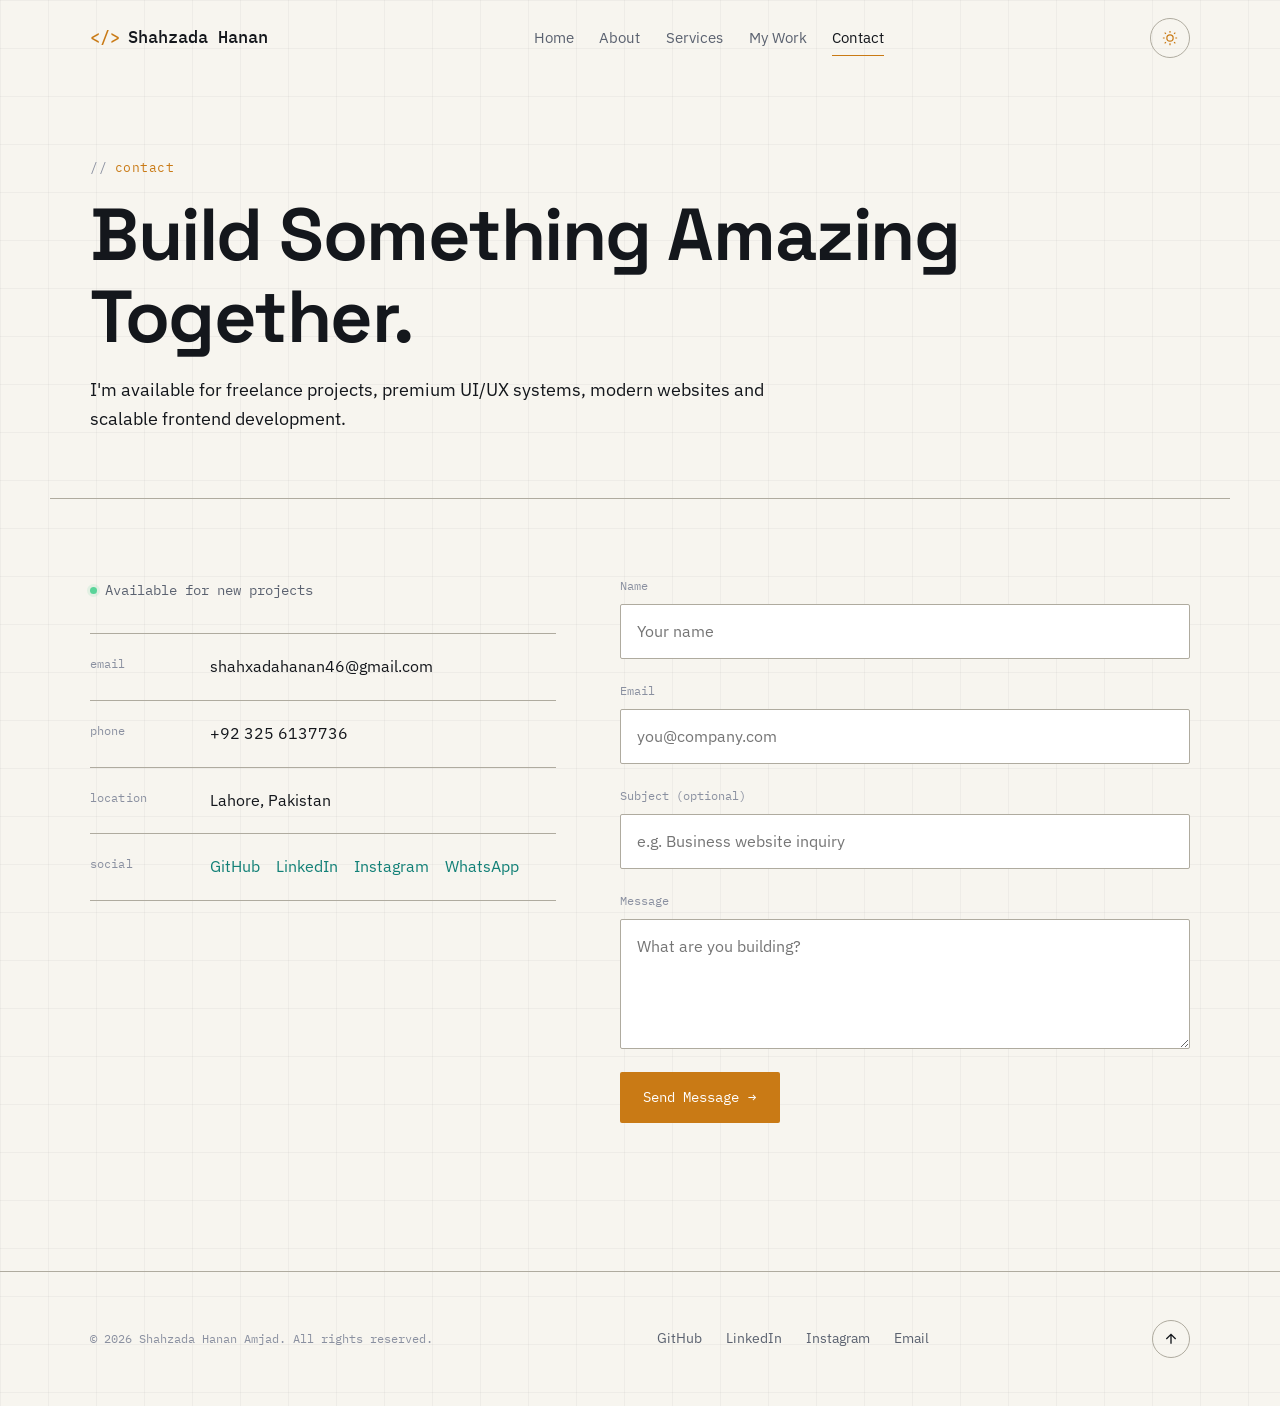
<file: contact.html>
<!DOCTYPE html>
<html lang="en" class="no-js">
<head>
<meta charset="UTF-8" />
<meta name="viewport" content="width=device-width, initial-scale=1.0" />
<title>Contact Shahzada Hanan Amjad | Hire a Web &amp; App Developer in Lahore</title>
<meta name="description" content="Get in touch with Shahzada Hanan Amjad for freelance web development, premium UI/UX systems, app development and Dynamics 365 Business Central projects. Based in Lahore, Pakistan." />
<meta name="keywords" content="hire web developer Lahore, contact Shahzada Hanan, freelance developer Pakistan, UI UX design inquiry" />
<meta name="author" content="Shahzada Hanan Amjad" />
<link rel="canonical" href="https://portfolio-website-7a566.web.app/contact.html" />
<link rel="icon" type="image/svg+xml" href="assets/favicon.svg" />

<meta property="og:type" content="website" />
<meta property="og:title" content="Contact Shahzada Hanan Amjad" />
<meta property="og:description" content="Available for freelance projects, premium UI/UX systems, modern websites and scalable frontend development." />
<meta property="og:url" content="https://portfolio-website-7a566.web.app/contact.html" />
<meta property="og:image" content="https://portfolio-website-7a566.web.app/assets/images/personal_pic.png" />

<meta name="twitter:card" content="summary_large_image" />
<meta name="twitter:title" content="Contact Shahzada Hanan Amjad" />
<meta name="twitter:description" content="Available for freelance projects, premium UI/UX systems, modern websites and scalable frontend development." />
<meta name="twitter:image" content="https://portfolio-website-7a566.web.app/assets/images/personal_pic.png" />

<script type="application/ld+json">
{
  "@context": "https://schema.org",
  "@type": "ContactPage",
  "name": "Contact Shahzada Hanan Amjad",
  "url": "https://portfolio-website-7a566.web.app/contact.html"
}
</script>

<script>
  (function () {
    try {
      var stored = localStorage.getItem("portfolio-theme");
      var theme = stored || (window.matchMedia("(prefers-color-scheme: light)").matches ? "light" : "dark");
      document.documentElement.setAttribute("data-theme", theme);
    } catch (e) {
      document.documentElement.setAttribute("data-theme", "dark");
    }
  })();
</script>

<link rel="preconnect" href="https://fonts.googleapis.com">
<link rel="preconnect" href="https://fonts.gstatic.com" crossorigin>
<link href="https://fonts.googleapis.com/css2?family=Space+Grotesk:wght@500;600;700&family=IBM+Plex+Sans:wght@400;500;600&family=IBM+Plex+Mono:wght@400;500&display=swap" rel="stylesheet">

<link rel="stylesheet" href="css/themes.css">
<link rel="stylesheet" href="css/style.css">
<link rel="stylesheet" href="css/animations.css">
</head>
<body>
<div class="page-veil" aria-hidden="true"></div>
<div id="theme-announce" class="sr-only" aria-live="polite" style="position:absolute;width:1px;height:1px;overflow:hidden;clip:rect(0 0 0 0);"></div>

<header class="site-header">
  <div class="container nav-row">
    <a href="index.html" class="logo"><span class="bracket">&lt;/&gt;</span> Shahzada Hanan</a>
    <nav class="nav-links" id="nav-links">
      <a href="index.html">Home</a>
      <a href="about.html">About</a>
      <a href="services.html">Services</a>
      <a href="work.html">My Work</a>
      <a href="contact.html" aria-current="page">Contact</a>
    </nav>
    <div class="nav-right">
      <button class="theme-toggle" aria-label="Toggle color theme" aria-pressed="false">
        <svg class="icon-sun" viewBox="0 0 24 24" fill="none" stroke="currentColor" stroke-width="1.6"><circle cx="12" cy="12" r="4.2"/><path d="M12 2.5v2.4M12 19.1v2.4M4.9 4.9l1.7 1.7M17.4 17.4l1.7 1.7M2.5 12h2.4M19.1 12h2.4M4.9 19.1l1.7-1.7M17.4 6.6l1.7-1.7"/></svg>
        <svg class="icon-moon" viewBox="0 0 24 24" fill="none" stroke="currentColor" stroke-width="1.6"><path d="M20 14.5A8.5 8.5 0 1 1 9.5 4a6.8 6.8 0 0 0 10.5 10.5Z"/></svg>
      </button>
      <button class="nav-toggle" id="nav-toggle" aria-label="Toggle menu" aria-expanded="false" aria-controls="nav-links">
        <span></span>
      </button>
    </div>
  </div>
</header>

<main>
  <section class="page-header container">
    <p class="eyebrow">contact</p>
    <h1>Build Something Amazing Together.</h1>
    <p class="lead">I'm available for freelance projects, premium UI/UX systems, modern websites and scalable frontend development.</p>
  </section>

  <section class="section container hairline-top" style="padding-top: clamp(3rem,6vw,5rem);">
    <div class="contact-grid">
      <div class="reveal">
        <span class="status-dot" style="margin-bottom:2rem;">Available for new projects</span>

        <div class="contact-info-item" style="border-top:1px solid var(--border);">
          <span class="ci-label mono">email</span>
          <a href="mailto:shahxadahanan46@gmail.com">shahxadahanan46@gmail.com</a>
        </div>
        <div class="contact-info-item">
          <span class="ci-label mono">phone</span>
          <a href="tel:+923256137736">+92 325 6137736</a>
        </div>
        <div class="contact-info-item">
          <span class="ci-label mono">location</span>
          <span>Lahore, Pakistan</span>
        </div>
        <div class="contact-info-item">
          <span class="ci-label mono">social</span>
          <span style="display:flex; gap:1rem; flex-wrap:wrap;">
            <a href="https://github.com/ShahzadaHanan" target="_blank" rel="noopener" style="color:var(--accent-2);">GitHub</a>
            <a href="https://www.linkedin.com/in/shahzada-hanan-amjad-935765284/" target="_blank" rel="noopener" style="color:var(--accent-2);">LinkedIn</a>
            <a href="https://www.instagram.com/shahxada_46" target="_blank" rel="noopener" style="color:var(--accent-2);">Instagram</a>
            <a href="https://wa.me/923256137736?text=Hello%20Shahzada%20Hanan%2C%20I%20want%20to%20contact%20you" target="_blank" rel="noopener" style="color:var(--accent-2);">WhatsApp</a>
          </span>
        </div>
      </div>

      <form class="reveal" data-contact-form novalidate>
        <div class="field">
          <label for="name">Name</label>
          <input type="text" id="name" name="name" required autocomplete="name" placeholder="Your name">
        </div>
        <div class="field">
          <label for="email">Email</label>
          <input type="email" id="email" name="email" required autocomplete="email" placeholder="you@company.com">
        </div>
        <div class="field">
          <label for="subject">Subject (optional)</label>
          <input type="text" id="subject" name="subject" placeholder="e.g. Business website inquiry">
        </div>
        <div class="field">
          <label for="message">Message</label>
          <textarea id="message" name="message" required placeholder="What are you building?"></textarea>
        </div>
        <button type="submit" class="btn btn-primary">Send Message <span class="arrow">→</span></button>
        <p class="form-status" role="status"></p>
      </form>
    </div>
  </section>
</main>

<footer class="site-footer">
  <div class="container footer-row">
    <span class="footer-note">© <span data-year>2026</span> Shahzada Hanan Amjad. All rights reserved.</span>
    <nav class="footer-links">
      <a href="https://github.com/ShahzadaHanan" target="_blank" rel="noopener">GitHub</a>
      <a href="https://www.linkedin.com/in/shahzada-hanan-amjad-935765284/" target="_blank" rel="noopener">LinkedIn</a>
      <a href="https://www.instagram.com/shahxada_46" target="_blank" rel="noopener">Instagram</a>
      <a href="mailto:shahxadahanan46@gmail.com">Email</a>
    </nav>
    <button class="back-to-top" data-scroll-top aria-label="Back to top">
      <svg width="16" height="16" viewBox="0 0 24 24" fill="none" stroke="currentColor" stroke-width="2"><path d="M12 19V5M5 12l7-7 7 7"/></svg>
    </button>
  </div>
</footer>

<script src="js/theme.js"></script>
<script src="js/main.js"></script>
<script src="js/animations.js"></script>
<script src="js/cursor.js"></script>
<script src="js/smooth-scroll.js"></script>
</body>
</html>
</file>
<file: css/themes.css>
/* ==========================================================================
   THEME TOKENS
   Dark is the default "workshop" theme; light is the "blueprint paper" theme.
   Everything downstream reads only these variables — never hard-coded colors.
   ========================================================================== */

:root {
  /* ---- surfaces ---- */
  --bg: #0b0f17;
  --bg-elevated: #0e131d;
  --surface: #121826;
  --surface-2: #1a2130;
  --border: #a0a2a5;
  --border-strong: #2f3a4f;

  /* ---- text ---- */
  --text: #edeff3;
  --text-muted: #8b93a3;
  --text-faint: #565f70;

  /* ---- accents ---- */
  --accent: #f5a623;
  /* amber — primary signal */
  --accent-soft: #f5a62322;
  --accent-2: #4fd1c5;
  /* teal — secondary signal */
  --accent-2-soft: #4fd1c522;
  --accent-contrast: #0b0f17;

  /* ---- feedback ---- */
  --danger: #e5624d;

  /* ---- grid / blueprint texture ---- */
  --grid-line: #ffffff09;
  --grid-line-strong: #f5a62314;

  /* ---- shadow ---- */
  --shadow-sm: 0 1px 2px #00000040;
  --shadow-md: 0 8px 24px -8px #000000a0;
  --shadow-lg: 0 24px 48px -16px #000000b0;

  /* ---- type ---- */
  --font-display: "Space Grotesk", "IBM Plex Sans", sans-serif;
  --font-body: "IBM Plex Sans", -apple-system, sans-serif;
  --font-mono: "IBM Plex Mono", ui-monospace, "SFMono-Regular", monospace;

  /* ---- motion ---- */
  --ease-out: cubic-bezier(0.16, 1, 0.3, 1);
  --ease-in-out: cubic-bezier(0.65, 0, 0.35, 1);
  --dur-fast: 180ms;
  --dur-base: 420ms;
  --dur-slow: 720ms;

  color-scheme: dark;
}

/* Light theme — "blueprint paper": warm paper ground, ink text, same accents
   darkened slightly for AA contrast. */
:root[data-theme="light"] {
  --bg: #f7f5ef;
  --bg-elevated: #ffffff;
  --surface: #ffffff;
  --surface-2: #f0ede2;
  --border: #afab9f;
  --border-strong: #d2cbb8;

  --text: #14171c;
  --text-muted: #5b6270;
  --text-faint: #8a90a0;

  --accent: #c97a15;
  --accent-soft: #c97a1518;
  --accent-2: #128077;
  --accent-2-soft: #12807718;
  --accent-contrast: #ffffff;

  --danger: #c93f2b;

  --grid-line: #00000009;
  --grid-line-strong: #c97a1516;

  --shadow-sm: 0 1px 2px #00000014;
  --shadow-md: 0 8px 24px -8px #00000022;
  --shadow-lg: 0 24px 48px -16px #00000030;

  color-scheme: light;
}

/* Applied briefly on toggle so color transitions feel intentional, not jarring */
.theme-transition,
.theme-transition * {
  transition: background-color var(--dur-base) var(--ease-in-out),
    border-color var(--dur-base) var(--ease-in-out),
    color var(--dur-base) var(--ease-in-out),
    fill var(--dur-base) var(--ease-in-out),
    stroke var(--dur-base) var(--ease-in-out) !important;
}
</file>
<file: css/style.css>
/* ==========================================================================
   RESET
   ========================================================================== */
*,
*::before,
*::after {
  box-sizing: border-box;
}

html {
  scroll-behavior: smooth;
}

body,
h1,
h2,
h3,
h4,
p,
figure,
blockquote,
dl,
dd,
ul,
ol {
  margin: 0;
}

ul[class],
ol[class] {
  list-style: none;
  padding: 0;
}

img,
picture,
svg {
  display: block;
  max-width: 100%;
}

input,
button,
textarea,
select {
  font: inherit;
  color: inherit;
}

button {
  cursor: pointer;
  background: none;
  border: none;
}

a {
  color: inherit;
  text-decoration: none;
}

@media (prefers-reduced-motion: reduce) {
  html {
    scroll-behavior: auto;
  }

  *,
  *::before,
  *::after {
    animation-duration: 0.001ms !important;
    animation-iteration-count: 1 !important;
    transition-duration: 0.001ms !important;
    scroll-behavior: auto !important;
  }
}

/* ==========================================================================
   BASE
   ========================================================================== */
body {
  background: var(--bg);
  color: var(--text);
  font-family: var(--font-body);
  font-size: 16px;
  line-height: 1.6;
  -webkit-font-smoothing: antialiased;
  background-image:
    linear-gradient(var(--grid-line) 1px, transparent 1px),
    linear-gradient(90deg, var(--grid-line) 1px, transparent 1px);
  background-size: 48px 48px;
  overflow-x: hidden;
}

/* Blocks first-paint flash until fonts/layout are ready; removed by main.js */
html.no-js body {
  visibility: hidden;
}

::selection {
  background: var(--accent);
  color: var(--accent-contrast);
}

a:focus-visible,
button:focus-visible,
input:focus-visible,
textarea:focus-visible,
[tabindex]:focus-visible {
  outline: 2px solid var(--accent);
  outline-offset: 3px;
  border-radius: 2px;
}

h1,
h2,
h3,
h4 {
  font-family: var(--font-display);
  font-weight: 600;
  letter-spacing: -0.02em;
  line-height: 1.12;
  color: var(--text);
}

h1 {
  font-size: clamp(2.6rem, 5vw + 1rem, 4.6rem);
  font-weight: 650;
}

h2 {
  font-size: clamp(1.9rem, 2.6vw + 0.8rem, 2.75rem);
}

h3 {
  font-size: clamp(1.25rem, 1.2vw + 0.7rem, 1.5rem);
}

h4 {
  font-size: 1.05rem;
}

p {
  color: var(--text-muted);
  max-width: 62ch;
}

p.lead {
  font-size: 1.15rem;
  color: var(--text);
}

.mono {
  font-family: var(--font-mono);
  letter-spacing: 0.01em;
}

.eyebrow {
  display: inline-flex;
  align-items: center;
  gap: 0.6em;
  font-family: var(--font-mono);
  font-size: 0.8rem;
  color: var(--accent);
  letter-spacing: 0.04em;
  margin-bottom: 1rem;
}

.eyebrow::before {
  content: "//";
  color: var(--text-faint);
}

/* ==========================================================================
   LAYOUT
   ========================================================================== */
.container {
  width: 100%;
  max-width: 1180px;
  margin-inline: auto;
  padding-inline: clamp(1.25rem, 4vw, 2.5rem);
}

.section {
  padding-block: clamp(4.5rem, 9vw, 8rem);
  position: relative;
}

.section-head {
  max-width: 640px;
  margin-bottom: clamp(2.5rem, 5vw, 4rem);
}

.section-head+.section-head {
  margin-top: 2rem;
}

.divider {
  border: none;
  border-top: 1px solid var(--border);
  margin: 0;
}

.hairline-top {
  border-top: 1px solid var(--border);
}

/* ==========================================================================
   NAV
   ========================================================================== */
.site-header {
  position: fixed;
  inset-inline: 0;
  top: 0;
  z-index: 100;
  padding-block: 1.1rem;
  border-bottom: 1px solid transparent;
  transition: background-color var(--dur-base) var(--ease-out),
    border-color var(--dur-base) var(--ease-out),
    padding-block var(--dur-base) var(--ease-out);
}

.site-header.is-scrolled {
  background: color-mix(in srgb, var(--bg) 82%, transparent);
  backdrop-filter: blur(10px);
  border-bottom-color: var(--border);
  padding-block: 0.75rem;
}

.nav-row {
  display: flex;
  align-items: center;
  justify-content: space-between;
  gap: 1.5rem;
}

.logo {
  display: inline-flex;
  align-items: center;
  gap: 0.5rem;
  font-family: var(--font-mono);
  font-size: 1.05rem;
  font-weight: 500;
  color: var(--text);
}

.logo .bracket {
  color: var(--accent);
}

.nav-links {
  display: flex;
  align-items: center;
  gap: clamp(1.25rem, 2vw, 2.25rem);
}

.nav-links a {
  position: relative;
  font-size: 0.92rem;
  color: var(--text-muted);
  padding-block: 0.3rem;
  transition: color var(--dur-fast) var(--ease-out);
}

.nav-links a::after {
  content: "";
  position: absolute;
  left: 0;
  right: 0;
  bottom: -2px;
  height: 1px;
  background: var(--accent);
  transform: scaleX(0);
  transform-origin: right;
  transition: transform var(--dur-base) var(--ease-out);
}

.nav-links a:hover {
  color: var(--text);
}

.nav-links a:hover::after,
.nav-links a[aria-current="page"]::after {
  transform: scaleX(1);
  transform-origin: left;
}

.nav-links a[aria-current="page"] {
  color: var(--text);
}

.nav-right {
  display: flex;
  align-items: center;
  gap: 0.9rem;
}

.theme-toggle {
  --size: 40px;
  width: var(--size);
  height: var(--size);
  border-radius: 50%;
  border: 1px solid var(--border);
  display: grid;
  place-items: center;
  position: relative;
  transition: border-color var(--dur-fast) var(--ease-out), transform var(--dur-fast) var(--ease-out);
}

.theme-toggle:hover {
  border-color: var(--accent);
  transform: translateY(-1px);
}

.theme-toggle svg {
  width: 18px;
  height: 18px;
}

.theme-toggle .icon-sun,
.theme-toggle .icon-moon {
  position: absolute;
  transition: opacity var(--dur-base) var(--ease-out), transform var(--dur-base) var(--ease-out);
  color: var(--accent);
}

:root[data-theme="dark"] .theme-toggle .icon-sun,
:root:not([data-theme]) .theme-toggle .icon-sun {
  opacity: 0;
  transform: rotate(-90deg) scale(0.5);
}

:root[data-theme="dark"] .theme-toggle .icon-moon,
:root:not([data-theme]) .theme-toggle .icon-moon {
  opacity: 1;
  transform: rotate(0) scale(1);
}

:root[data-theme="light"] .theme-toggle .icon-sun {
  opacity: 1;
  transform: rotate(0) scale(1);
}

:root[data-theme="light"] .theme-toggle .icon-moon {
  opacity: 0;
  transform: rotate(90deg) scale(0.5);
}

.nav-toggle {
  display: none;
  width: 40px;
  height: 40px;
  border: 1px solid var(--border);
  border-radius: 50%;
  place-items: center;
}

.nav-toggle span {
  display: block;
  width: 16px;
  height: 1px;
  background: var(--text);
  position: relative;
  transition: transform var(--dur-fast) var(--ease-out), opacity var(--dur-fast) var(--ease-out);
}

.nav-toggle span::before,
.nav-toggle span::after {
  content: "";
  position: absolute;
  left: 0;
  width: 16px;
  height: 1px;
  background: var(--text);
  transition: transform var(--dur-fast) var(--ease-out);
}

.nav-toggle span::before {
  top: -5px;
}

.nav-toggle span::after {
  top: 5px;
}

.nav-toggle.is-open span {
  background: transparent;
}

.nav-toggle.is-open span::before {
  transform: translateY(5px) rotate(45deg);
}

.nav-toggle.is-open span::after {
  transform: translateY(-5px) rotate(-45deg);
}

/* ==========================================================================
   BUTTONS
   ========================================================================== */
.btn {
  display: inline-flex;
  align-items: center;
  gap: 0.55rem;
  font-family: var(--font-mono);
  font-size: 0.88rem;
  padding: 0.85rem 1.4rem;
  border-radius: 2px;
  border: 1px solid transparent;
  white-space: nowrap;
  transition: transform var(--dur-fast) var(--ease-out),
    background-color var(--dur-fast) var(--ease-out),
    border-color var(--dur-fast) var(--ease-out),
    box-shadow var(--dur-fast) var(--ease-out);
}

.btn:active {
  transform: translateY(1px);
}

.btn-primary {
  background: var(--accent);
  color: var(--accent-contrast);
}

.btn-primary:hover {
  box-shadow: 0 0 0 4px var(--accent-soft);
}

.btn-ghost {
  border-color: var(--border-strong);
  color: var(--text);
}

.btn-ghost:hover {
  border-color: var(--accent);
  color: var(--accent);
}

.btn-row {
  display: flex;
  gap: 0.9rem;
  flex-wrap: wrap;
}

.arrow {
  transition: transform var(--dur-fast) var(--ease-out);
}

.btn:hover .arrow {
  transform: translateX(3px);
}

/* ==========================================================================
   HERO
   ========================================================================== */
.hero {
  position: relative;
  z-index: 0;
  /* own stacking context so the glow canvas (z-index:-1) stays behind hero content only */
  padding-top: clamp(8rem, 14vw, 11rem);
  padding-bottom: clamp(4rem, 8vw, 6rem);
  display: grid;
  grid-template-columns: 1.1fr 0.9fr;
  gap: clamp(2rem, 5vw, 4rem);
  align-items: center;
}

.hero-bg-canvas {
  position: absolute;
  /* inset: -10% -10%;
  width: 120%;
  height: 120%; */
  inset: 0;
  width: 100%;
  height: 100%;
  z-index: -1;
  pointer-events: none;
}

.hero-copy .headline {
  margin-bottom: 1.4rem;
}

.hero-copy .headline .rotator-line {
  display: block;
  white-space: nowrap;
  overflow: hidden;
  max-width: 100%;
}

.hero-rotator {
  color: var(--accent);
  font-family: var(--font-mono);
  display: inline-block;
  white-space: nowrap;
  min-width: 1ch;
  vertical-align: bottom;
}

.hero-rotator .caret {
  display: inline-block;
  width: 2px;
  margin-left: 2px;
  background: var(--accent);
  animation: caret-blink 1s steps(1) infinite;
}

.hero-copy p.lead {
  margin-bottom: 2.2rem;
}

.hero-meta {
  margin-top: 3rem;
  display: flex;
  gap: clamp(1.5rem, 4vw, 3rem);
  flex-wrap: wrap;
}

.hero-meta .stat .num {
  font-family: var(--font-display);
  font-size: 1.6rem;
  color: var(--text);
  display: block;
}

.hero-meta .stat .label {
  font-family: var(--font-mono);
  font-size: 0.78rem;
  color: var(--text-faint);
}

.hero-art {
  position: relative;
  aspect-ratio: 1 / 1;
}

.hero-art svg {
  width: 100%;
  height: 100%;
}

/* ==========================================================================
   STACK MARQUEE
   ========================================================================== */
.marquee {
  border-block: 1px solid var(--border);
  overflow: hidden;
  padding-block: 1.4rem;
}

.marquee-track {
  display: flex;
  gap: 3.5rem;
  width: max-content;
  animation: marquee 32s linear infinite;
}

.marquee:hover .marquee-track {
  animation-play-state: paused;
}

.marquee-track span {
  font-family: var(--font-mono);
  font-size: 0.9rem;
  color: var(--text-faint);
  white-space: nowrap;
  display: inline-flex;
  align-items: center;
  gap: 0.6rem;
}

.marquee-track span::before {
  content: "";
  width: 4px;
  height: 4px;
  background: var(--accent);
  border-radius: 50%;
}

/* ==========================================================================
   CARDS — corner-bracket "blueprint annotation" style
   ========================================================================== */
.card {
  position: relative;
  background: var(--surface);
  border: 1px solid var(--border);
  padding: 1.9rem;
  border-radius: 4px;
  transition: border-color var(--dur-base) var(--ease-out),
    transform var(--dur-base) var(--ease-out),
    box-shadow var(--dur-base) var(--ease-out);
}

.card::before,
.card::after,
.card .bracket-tl,
.card .bracket-br {
  display: none;
}

/* fallback safety */

.card-bracket {
  position: absolute;
  width: 14px;
  height: 14px;
  border: 1px solid var(--accent);
  opacity: 0;
  transition: opacity var(--dur-base) var(--ease-out);
}

.card-bracket.tl {
  top: -1px;
  left: -1px;
  border-right: none;
  border-bottom: none;
}

.card-bracket.br {
  bottom: -1px;
  right: -1px;
  border-left: none;
  border-top: none;
}

.card:hover {
  transform: translateY(-4px);
  border-color: var(--border-strong);
  box-shadow: var(--shadow-md);
}

.card:hover .card-bracket {
  opacity: 1;
}

.card .tag-row {
  display: flex;
  gap: 0.5rem;
  flex-wrap: wrap;
  margin-top: 1.1rem;
}

.tag {
  font-family: var(--font-mono);
  font-size: 0.72rem;
  color: var(--accent-2);
  background: var(--accent-2-soft);
  padding: 0.3rem 0.6rem;
  border-radius: 2px;
}

.grid {
  display: grid;
  gap: 1.5rem;
}

.grid-3 {
  grid-template-columns: repeat(3, 1fr);
}

.grid-2 {
  grid-template-columns: repeat(2, 1fr);
}

/* ==========================================================================
   WORK / PROJECT CARDS
   ========================================================================== */
.project-card {
  display: flex;
  flex-direction: column;
  gap: 1rem;
  height: 100%;
}

.project-card .thumb {
  aspect-ratio: 16/10;
  border-radius: 2px;
  border: 1px solid var(--border);
  background: var(--surface-2);
  position: relative;
  overflow: hidden;
}

.project-card .thumb svg {
  width: 100%;
  height: 100%;
}

.project-card .index-num {
  font-family: var(--font-mono);
  font-size: 0.78rem;
  color: var(--text-faint);
}

.project-card .proj-title {
  margin-top: 0.3rem;
}

.project-card .proj-desc {
  margin-top: 0.5rem;
  font-size: 0.94rem;
}

.project-card .proj-link {
  margin-top: auto;
  padding-top: 1rem;
  font-family: var(--font-mono);
  font-size: 0.82rem;
  color: var(--accent);
  display: inline-flex;
  align-items: center;
  gap: 0.4rem;
}

/* ==========================================================================
   TIMELINE (changelog-style — sequence carries real information)
   ========================================================================== */
.timeline {
  position: relative;
  padding-left: 2.2rem;
}

.timeline::before {
  content: "";
  position: absolute;
  left: 5px;
  top: 6px;
  bottom: 6px;
  width: 1px;
  background: var(--border);
}

.timeline-item {
  position: relative;
  padding-bottom: 2.75rem;
}

.timeline-item:last-child {
  padding-bottom: 0;
}

.timeline-item::before {
  content: "";
  position: absolute;
  left: -2.2rem;
  top: 5px;
  width: 9px;
  height: 9px;
  border-radius: 50%;
  background: var(--bg);
  border: 2px solid var(--accent);
}

.timeline-item .tl-tag {
  font-family: var(--font-mono);
  font-size: 0.76rem;
  color: var(--text-faint);
  margin-bottom: 0.4rem;
  display: block;
}

.timeline-item h3 {
  margin-bottom: 0.3rem;
}

.timeline-item .tl-org {
  color: var(--accent-2);
  font-size: 0.9rem;
  margin-bottom: 0.6rem;
  display: block;
  font-family: var(--font-mono);
}

/* ==========================================================================
   PROCESS STEPS (services — genuine sequence)
   ========================================================================== */
.process-list {
  display: flex;
  flex-direction: column;
}

.process-item {
  display: grid;
  grid-template-columns: 4rem 1fr;
  gap: 1.5rem;
  padding-block: 2rem;
  border-top: 1px solid var(--border);
}

.process-item:last-child {
  border-bottom: 1px solid var(--border);
}

.process-item .step-num {
  font-family: var(--font-mono);
  color: var(--accent);
  font-size: 1.1rem;
}

/* ==========================================================================
   SKILLS
   ========================================================================== */
.skill-group h4 {
  font-family: var(--font-mono);
  font-size: 0.85rem;
  color: var(--text-faint);
  text-transform: uppercase;
  letter-spacing: 0.06em;
  margin-bottom: 1rem;
  font-weight: 500;
}

.skill-pills {
  display: flex;
  flex-wrap: wrap;
  gap: 0.6rem;
}

.skill-pill {
  border: 1px solid var(--border);
  padding: 0.45rem 0.85rem;
  border-radius: 2px;
  font-size: 0.86rem;
  transition: border-color var(--dur-fast) var(--ease-out), color var(--dur-fast) var(--ease-out);
}

.skill-pill:hover {
  border-color: var(--accent);
  color: var(--accent);
}

/* ==========================================================================
   CONTACT
   ========================================================================== */
.contact-grid {
  display: grid;
  grid-template-columns: 0.9fr 1.1fr;
  gap: clamp(2rem, 5vw, 5rem);
}

.field {
  margin-bottom: 1.4rem;
  display: flex;
  flex-direction: column;
  gap: 0.5rem;
}

.field label {
  font-family: var(--font-mono);
  font-size: 0.78rem;
  color: var(--text-faint);
}

.field input,
.field textarea {
  background: var(--surface);
  border: 1px solid var(--border);
  border-radius: 2px;
  padding: 0.85rem 1rem;
  color: var(--text);
  transition: border-color var(--dur-fast) var(--ease-out), box-shadow var(--dur-fast) var(--ease-out);
}

.field input:focus,
.field textarea:focus {
  outline: none;
  border-color: var(--accent);
  box-shadow: 0 0 0 3px var(--accent-soft);
}

.field textarea {
  resize: vertical;
  min-height: 130px;
}

.contact-info-item {
  display: flex;
  gap: 1rem;
  padding-block: 1.25rem;
  border-top: 1px solid var(--border);
}

.contact-info-item:last-child {
  border-bottom: 1px solid var(--border);
}

.contact-info-item .ci-label {
  font-family: var(--font-mono);
  font-size: 0.78rem;
  color: var(--text-faint);
  width: 6.5rem;
  flex-shrink: 0;
}

.status-dot {
  display: inline-flex;
  align-items: center;
  gap: 0.5rem;
  font-family: var(--font-mono);
  font-size: 0.85rem;
  color: var(--text-muted);
}

.status-dot::before {
  content: "";
  width: 7px;
  height: 7px;
  border-radius: 50%;
  background: #59d499;
  box-shadow: 0 0 0 3px #59d49922;
}

.form-status {
  font-family: var(--font-mono);
  font-size: 0.85rem;
  margin-top: 1rem;
  min-height: 1.2em;
  color: var(--accent-2);
}

/* ==========================================================================
   FOOTER
   ========================================================================== */
.site-footer {
  border-top: 1px solid var(--border);
  padding-block: 3rem;
}

.footer-row {
  display: flex;
  justify-content: space-between;
  align-items: center;
  flex-wrap: wrap;
  gap: 1.5rem;
}

.footer-links {
  display: flex;
  gap: 1.5rem;
}

.footer-links a {
  color: var(--text-muted);
  font-size: 0.88rem;
  transition: color var(--dur-fast) var(--ease-out);
}

.footer-links a:hover {
  color: var(--accent);
}

.footer-note {
  font-family: var(--font-mono);
  font-size: 0.78rem;
  color: var(--text-faint);
}

.back-to-top {
  width: 38px;
  height: 38px;
  border: 1px solid var(--border);
  border-radius: 50%;
  display: grid;
  place-items: center;
  transition: border-color var(--dur-fast) var(--ease-out), transform var(--dur-fast) var(--ease-out);
}

.back-to-top:hover {
  border-color: var(--accent);
  transform: translateY(-2px);
}

/* ==========================================================================
   PAGE HEADER (for sub-pages)
   ========================================================================== */
.page-header {
  padding-top: clamp(7.5rem, 12vw, 10rem);
  padding-bottom: clamp(2.5rem, 5vw, 4rem);
}

.page-header p.lead {
  margin-top: 1rem;
}

/* ==========================================================================
   CTA BAND
   ========================================================================== */
.cta-band {
  border: 1px solid var(--border);
  border-radius: 6px;
  padding: clamp(2.5rem, 6vw, 4.5rem);
  display: flex;
  justify-content: space-between;
  align-items: center;
  gap: 2rem;
  flex-wrap: wrap;
  position: relative;
  overflow: hidden;
  background:
    radial-gradient(circle at 85% 20%, var(--accent-soft), transparent 60%),
    var(--surface);
}

/* ==========================================================================
   CUSTOM CURSOR — dot + lagging ring, desktop (fine pointer) only
   ========================================================================== */
.cursor-dot,
.cursor-ring {
  position: fixed;
  top: 0;
  left: 0;
  border-radius: 50%;
  pointer-events: none;
  z-index: 9999;
  transform: translate(-50%, -50%);
  will-change: transform;
}

.cursor-dot {
  width: 6px;
  height: 6px;
  background: var(--accent);
}

.cursor-ring {
  width: 34px;
  height: 34px;
  border: 1px solid var(--accent);
  transition: width var(--dur-fast) var(--ease-out), height var(--dur-fast) var(--ease-out),
    background-color var(--dur-fast) var(--ease-out), border-color var(--dur-fast) var(--ease-out),
    opacity var(--dur-fast) var(--ease-out);
  z-index: 9998;
}

.cursor-ring.is-hovering {
  width: 54px;
  height: 54px;
  background: var(--accent-soft);
  border-color: var(--accent);
}

.cursor-ring.is-clicking {
  width: 28px;
  height: 28px;
}

.cursor-dot.is-hidden,
.cursor-ring.is-hidden {
  opacity: 0;
}

/* Hide native cursor + show custom one only when JS confirms a fine pointer */
html.has-custom-cursor,
html.has-custom-cursor a,
html.has-custom-cursor button,
html.has-custom-cursor input,
html.has-custom-cursor textarea,
html.has-custom-cursor .theme-toggle,
html.has-custom-cursor .nav-toggle {
  cursor: none;
}

@media (pointer: coarse),
(hover: none) {

  .cursor-dot,
  .cursor-ring {
    display: none !important;
  }
}

/* ==========================================================================
   STAT COUNTERS
   ========================================================================== */
.stat-counters {
  display: grid;
  grid-template-columns: repeat(4, 1fr);
  gap: 1.5rem;
}

.stat-counter {
  text-align: center;
  padding: 1.75rem 1rem;
  border: 1px solid var(--border);
  border-radius: 4px;
}

.stat-counter .num {
  font-family: var(--font-display);
  font-size: clamp(1.9rem, 3vw, 2.6rem);
  color: var(--accent);
  display: block;
}

.stat-counter .label {
  font-family: var(--font-mono);
  font-size: 0.78rem;
  color: var(--text-faint);
  margin-top: 0.4rem;
  display: block;
}

/* ==========================================================================
   WORK FILTERS
   ========================================================================== */
.filter-row {
  display: flex;
  flex-wrap: wrap;
  gap: 0.6rem;
  margin-bottom: 2.5rem;
}

.filter-btn {
  font-family: var(--font-mono);
  font-size: 0.82rem;
  padding: 0.55rem 1rem;
  border: 1px solid var(--border);
  border-radius: 2px;
  color: var(--text-muted);
  transition: border-color var(--dur-fast) var(--ease-out), color var(--dur-fast) var(--ease-out), background-color var(--dur-fast) var(--ease-out);
}

.filter-btn:hover {
  color: var(--text);
  border-color: var(--border-strong);
}

.filter-btn.is-active {
  color: var(--accent-contrast);
  background: var(--accent);
  border-color: var(--accent);
}

.project-card.is-hidden {
  display: none;
}

.project-card .thumb img {
  width: 100%;
  height: 100%;
  object-fit: cover;
  transition: transform var(--dur-slow) var(--ease-out);
}

.project-card:hover .thumb img {
  transform: scale(1.06);
}

/* ==========================================================================
   TESTIMONIALS
   ========================================================================== */
.testimonial-card {
  display: flex;
  flex-direction: column;
  gap: 1rem;
}

.testimonial-card .quote-mark {
  font-family: var(--font-display);
  font-size: 2.2rem;
  color: var(--accent);
  line-height: 1;
}

.testimonial-card p {
  font-size: 0.95rem;
}

.testimonial-author {
  display: flex;
  flex-direction: column;
  margin-top: auto;
  padding-top: 0.5rem;
  border-top: 1px solid var(--border);
}

.testimonial-author .t-name {
  font-family: var(--font-display);
  font-size: 0.95rem;
  color: var(--text);
}

.testimonial-author .t-loc {
  font-family: var(--font-mono);
  font-size: 0.76rem;
  color: var(--text-faint);
}

/* ==========================================================================
   SKILL BARS
   ========================================================================== */
.skill-bar-row {
  margin-bottom: 1.5rem;
}

.skill-bar-row .sb-top {
  display: flex;
  justify-content: space-between;
  margin-bottom: 0.5rem;
  font-size: 0.9rem;
}

.skill-bar-row .sb-top span:last-child {
  font-family: var(--font-mono);
  color: var(--accent);
  font-size: 0.82rem;
}

.skill-bar-track {
  height: 6px;
  background: var(--surface-2);
  border-radius: 3px;
  overflow: hidden;
  border: 1px solid var(--border);
}

.skill-bar-fill {
  height: 100%;
  width: 0;
  background: linear-gradient(90deg, var(--accent-2), var(--accent));
  border-radius: 3px;
  transition: width 1.1s var(--ease-out);
}

/* ==========================================================================
   AVATAR / PROFILE
   ========================================================================== */
.avatar-frame {
  position: relative;
  border: 1px solid var(--border);
  border-radius: 6px;
  overflow: hidden;
  aspect-ratio: 4/5;
  background: var(--surface-2);
}

.avatar-frame img {
  width: 100%;
  height: 100%;
  object-fit: cover;
}

/* ==========================================================================
   RESPONSIVE
   ========================================================================== */
@media (max-width: 900px) {
  .grid-3 {
    grid-template-columns: repeat(2, 1fr);
  }

  .hero {
    grid-template-columns: 1fr;
  }

  .hero-art {
    max-width: 380px;
    margin-inline: auto;
    order: -1;
  }

  .contact-grid {
    grid-template-columns: 1fr;
  }
}

@media (max-width: 720px) {
  .nav-links {
    position: fixed;
    inset: 0;
    top: 68px;
    background: var(--bg);
    flex-direction: column;
    justify-content: flex-start;
    align-items: flex-start;
    padding: 2.5rem clamp(1.25rem, 4vw, 2.5rem);
    gap: 1.75rem;
    transform: translateX(100%);
    transition: transform var(--dur-base) var(--ease-in-out);
    border-top: 1px solid var(--border);
  }

  .nav-links.is-open {
    transform: translateX(0);
  }

  .nav-links a {
    font-size: 1.3rem;
  }

  .nav-toggle {
    display: grid;
  }

  .grid-3,
  .grid-2 {
    grid-template-columns: 1fr;
  }

  .process-item {
    grid-template-columns: 3rem 1fr;
  }
}

@media (max-width: 480px) {
  .hero-meta {
    gap: 1.5rem;
  }

  .btn {
    width: 100%;
    justify-content: center;
  }

  .btn-row {
    flex-direction: column;
  }
}

@media (max-width: 640px) {
  .stat-counters {
    grid-template-columns: repeat(2, 1fr);
  }
}
</file>
<file: css/animations.css>
/* ==========================================================================
   ANIMATIONS
   Principle: only animate transform/opacity (compositor-friendly, no jank).
   Reveal classes start authored in CSS (not injected late by JS) so there is
   no flash-of-unstyled-content before scripts run — main.js only toggles
   the .is-visible class that flips the already-defined end state.
   ========================================================================== */

@keyframes marquee {
  from { transform: translateX(0); }
  to { transform: translateX(-50%); }
}

@keyframes caret-blink {
  0%, 45% { opacity: 1; }
  50%, 95% { opacity: 0; }
  100% { opacity: 1; }
}

@keyframes float-y {
  0%, 100% { transform: translateY(0); }
  50% { transform: translateY(-10px); }
}

@keyframes draw-line {
  to { stroke-dashoffset: 0; }
}

@keyframes pulse-node {
  0%, 100% { opacity: 0.35; r: 3; }
  50% { opacity: 1; r: 4; }
}

@keyframes fade-up-in {
  from { opacity: 0; transform: translateY(22px); }
  to { opacity: 1; transform: translateY(0); }
}

@keyframes fade-in {
  from { opacity: 0; }
  to { opacity: 1; }
}

@keyframes scale-in {
  from { opacity: 0; transform: scale(0.96); }
  to { opacity: 1; transform: scale(1); }
}

/* ---- scroll reveal ---- */
.reveal {
  opacity: 0;
  transform: translateY(22px);
  transition: opacity var(--dur-slow) var(--ease-out),
    transform var(--dur-slow) var(--ease-out);
  transition-delay: var(--reveal-delay, 0ms);
  will-change: opacity, transform;
}
.reveal.is-visible {
  opacity: 1;
  transform: translateY(0);
}

/* Stagger helper — applied via inline style/data attr in HTML for children */
.reveal-group > * { --reveal-delay: calc(var(--stagger-index, 0) * 70ms); }

/* ---- hero entrance (page-load sequence, plays immediately, not on scroll) ---- */
.hero-copy .eyebrow,
.hero-copy .headline,
.hero-copy p.lead,
.hero-copy .btn-row,
.hero-copy .hero-meta {
  opacity: 0;
  transform: translateY(18px);
}

html.is-ready .hero-copy .eyebrow    { animation: fade-up-in var(--dur-slow) var(--ease-out) 60ms forwards; }
html.is-ready .hero-copy .headline   { animation: fade-up-in var(--dur-slow) var(--ease-out) 160ms forwards; }
html.is-ready .hero-copy p.lead      { animation: fade-up-in var(--dur-slow) var(--ease-out) 280ms forwards; }
html.is-ready .hero-copy .btn-row    { animation: fade-up-in var(--dur-slow) var(--ease-out) 380ms forwards; }
html.is-ready .hero-copy .hero-meta  { animation: fade-up-in var(--dur-slow) var(--ease-out) 460ms forwards; }

html.is-ready .hero-art { animation: scale-in var(--dur-slow) var(--ease-out) 220ms forwards; opacity: 0; }

.hero-art .draw {
  stroke-dasharray: 400;
  stroke-dashoffset: 400;
  animation: draw-line 1.6s var(--ease-out) 0.5s forwards;
}
.hero-art .node { animation: pulse-node 2.8s ease-in-out infinite; }
.hero-art .float { animation: float-y 6s ease-in-out infinite; }

/* ---- page header entrance for sub-pages ---- */
html.is-ready .page-header .eyebrow  { animation: fade-up-in var(--dur-slow) var(--ease-out) 60ms forwards; opacity: 0; }
html.is-ready .page-header h1        { animation: fade-up-in var(--dur-slow) var(--ease-out) 160ms forwards; opacity: 0; }
html.is-ready .page-header p.lead    { animation: fade-up-in var(--dur-slow) var(--ease-out) 260ms forwards; opacity: 0; }

/* ---- card hover lift already handled in style.css transitions ---- */

/* ---- page transition overlay (subtle swipe on internal nav) ---- */
.page-veil {
  position: fixed;
  inset: 0;
  z-index: 999;
  background: var(--bg);
  transform: scaleY(0);
  transform-origin: top;
  pointer-events: none;
}
.page-veil.is-active {
  animation: veil-in 0.5s var(--ease-in-out) forwards;
}
@keyframes veil-in {
  0% { transform: scaleY(0); transform-origin: top; }
  50% { transform: scaleY(1); transform-origin: top; }
  50.1% { transform-origin: bottom; }
  100% { transform: scaleY(0); transform-origin: bottom; }
}

@media (prefers-reduced-motion: reduce) {
  .hero-copy .eyebrow, .hero-copy .headline, .hero-copy p.lead,
  .hero-copy .btn-row, .hero-copy .hero-meta, .hero-art,
  .page-header .eyebrow, .page-header h1, .page-header p.lead {
    animation: none !important;
    opacity: 1 !important;
    transform: none !important;
  }
  .marquee-track, .hero-art .float, .hero-art .node { animation: none !important; }
}
</file>
